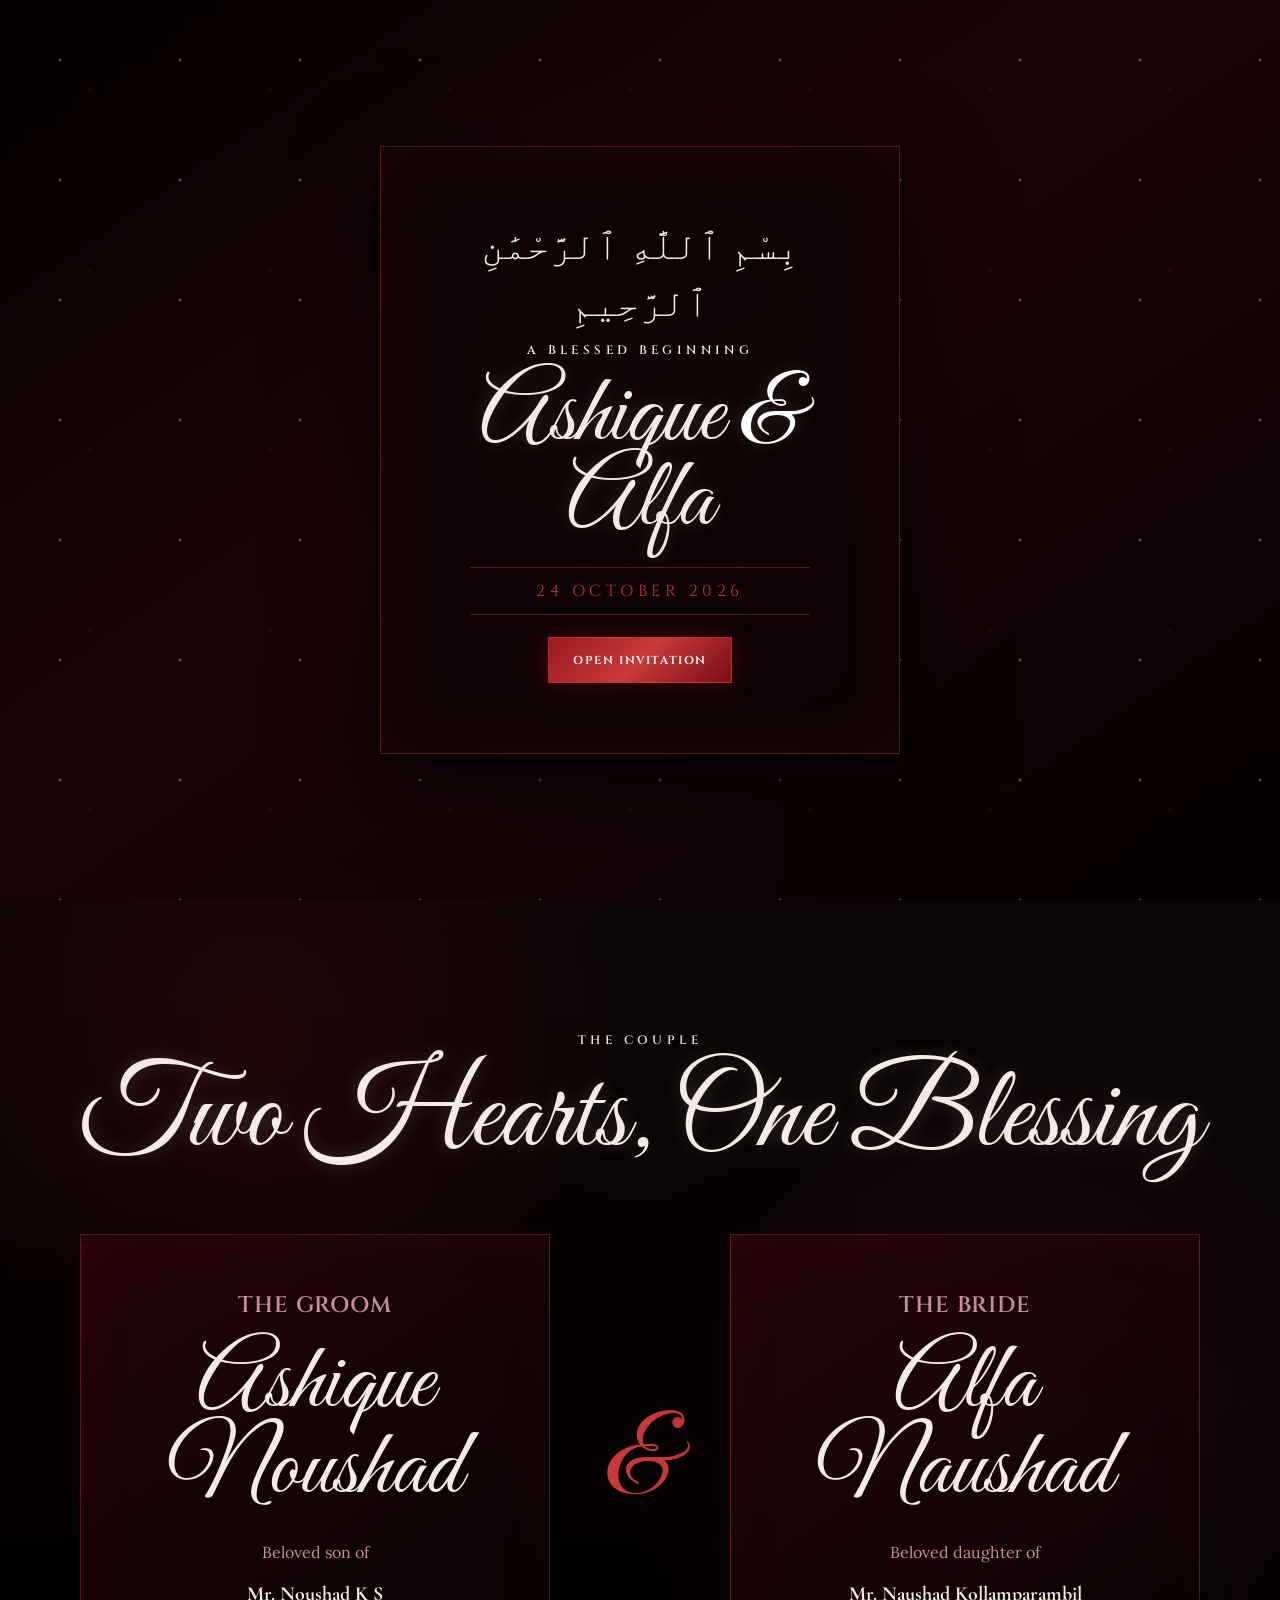
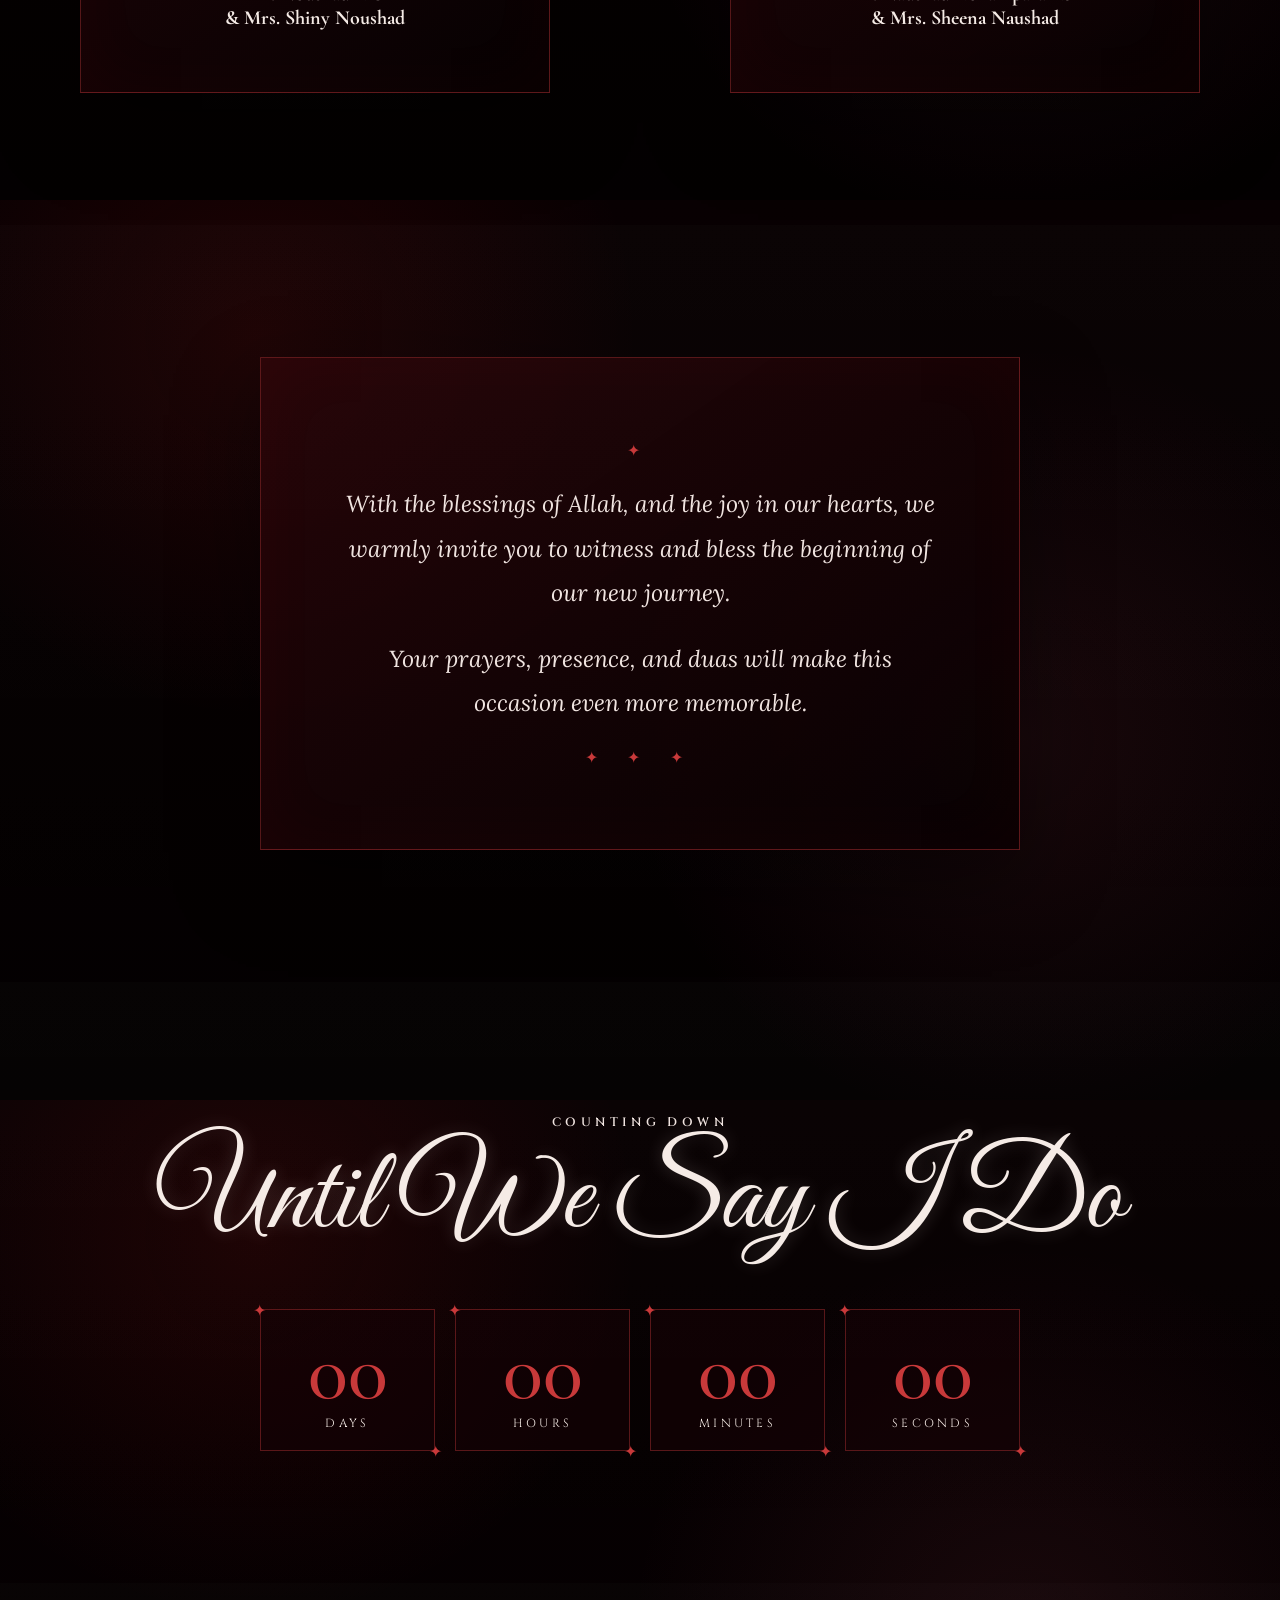
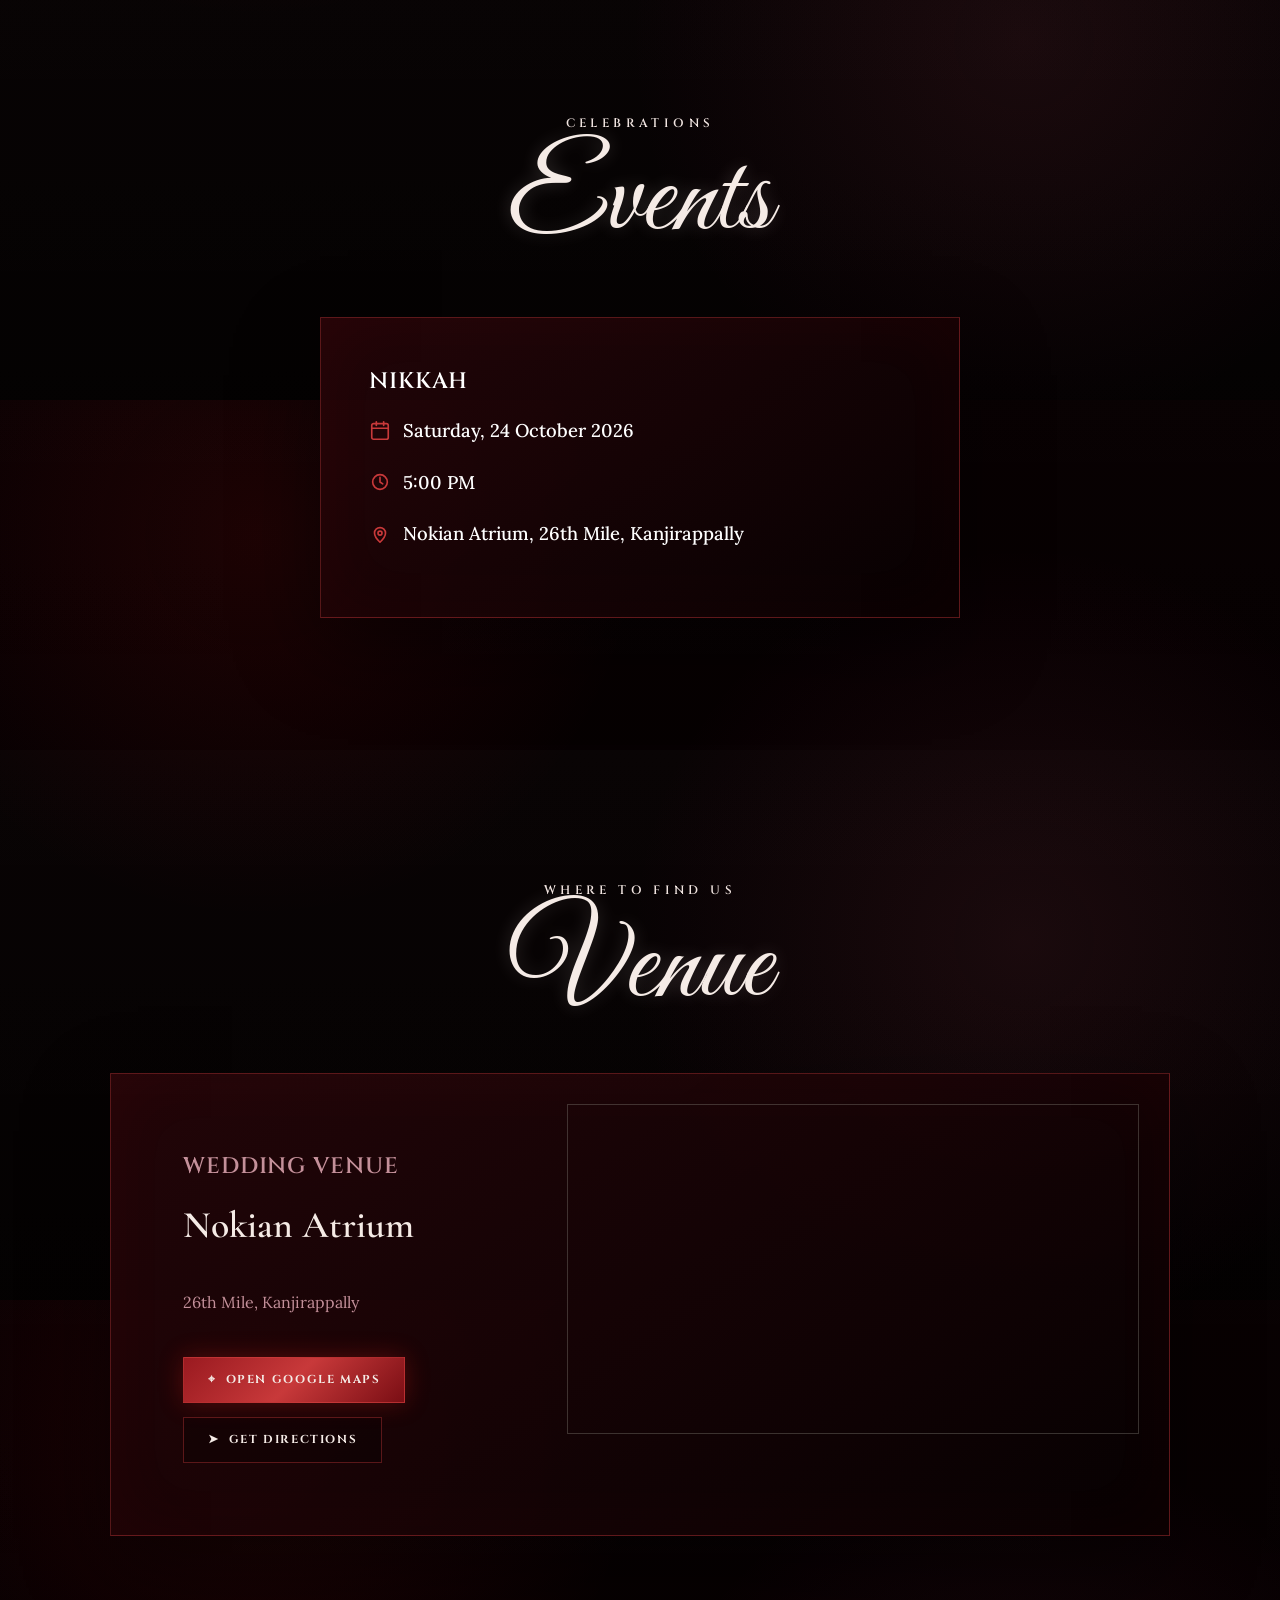
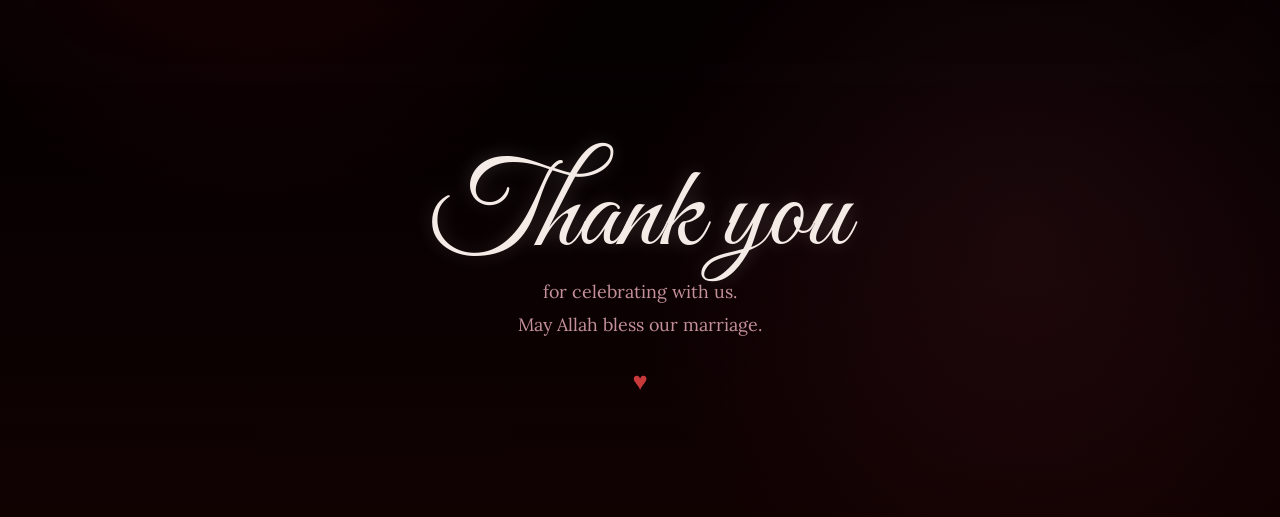
<file: index.html>
<!doctype html>
<html lang="en">

<head>
  <meta charset="UTF-8" />
  <meta name="viewport" content="width=device-width, initial-scale=1.0" />
  <meta name="theme-color" content="#090909" />
  <meta name="description"
    content="Wedding invitation for Ashique Noushad and Alfa Naushad. Nikkah on 24 October 2026 at 5:00 PM, Nokian Atrium, 26th Mile, Kanjirappally." />
  <title>Ashique &amp; Alfa | Wedding Invitation</title>
  <link rel="canonical" href="https://ashique-alfa.vercel.app/" />
  <link rel="image_src" href="https://ashique-alfa.vercel.app/og.jpg" />

  <!-- Open Graph / WhatsApp / Facebook -->
  <meta property="og:type" content="website" />
  <meta property="og:url" content="https://ashique-alfa.vercel.app/" />
  <meta property="og:site_name" content="Ashique &amp; Alfa" />
  <meta property="og:title" content="Ashique &amp; Alfa | Wedding Invitation" />
  <meta property="og:description"
    content="Wedding invitation for Ashique Noushad and Alfa Naushad. Nikkah on 24 October 2026 at 5:00 PM, Nokian Atrium, 26th Mile, Kanjirappally." />
  <meta property="og:image" content="https://ashique-alfa.vercel.app/og.jpg" />
  <meta property="og:image:secure_url" content="https://ashique-alfa.vercel.app/og.jpg" />
  <meta property="og:image:type" content="image/jpeg" />
  <meta property="og:image:width" content="1200" />
  <meta property="og:image:height" content="630" />
  <meta property="og:image:alt" content="Ashique &amp; Alfa Wedding Invitation" />

  <!-- Twitter -->
  <meta property="twitter:card" content="summary_large_image" />
  <meta property="twitter:url" content="https://ashique-alfa.vercel.app/" />
  <meta property="twitter:title" content="Ashique &amp; Alfa | Wedding Invitation" />
  <meta property="twitter:description"
    content="Wedding invitation for Ashique Noushad and Alfa Naushad. Nikkah on 24 October 2026 at 5:00 PM, Nokian Atrium, 26th Mile, Kanjirappally." />
  <meta property="twitter:image" content="https://ashique-alfa.vercel.app/og.jpg" />
  <link rel="preconnect" href="https://fonts.googleapis.com" />
  <link rel="preconnect" href="https://fonts.gstatic.com" crossorigin />
  <link
    href="https://fonts.googleapis.com/css2?family=Cinzel:wght@400;500;600;700&family=Cormorant+Garamond:ital,wght@0,400;0,500;0,600;1,500&family=Great+Vibes&family=Lora:ital,wght@0,400;0,500;1,400&display=swap"
    rel="stylesheet" />
  <link rel="stylesheet" href="./styles.css" />
</head>

<body class="locked">
  <div class="scroll-progress" aria-hidden="true"></div>
  <div class="cursor-glow" aria-hidden="true"></div>

  <main class="site" id="site">
    <section class="envelope-screen" aria-label="Open invitation">
      <div class="ambient-particles" aria-hidden="true"></div>
      <div class="letter-wrap">
        <div class="letter-card">
          <p class="arabic" lang="ar">بِسْمِ ٱللَّٰهِ ٱلرَّحْمَٰنِ ٱلرَّحِيمِ</p>
          <p class="overline">A blessed beginning</p>
          <h1>Ashique <span style="color:#ffffff !important; -webkit-text-fill-color:#ffffff !important;">&amp;</span>
            Alfa</h1>
          <p class="letter-date">24 October 2026</p>
          <button class="gold-button" id="openInvitation" type="button" onclick="playAudio()">Open Invitation</button>
        </div>
      </div>
    </section>

    <section class="hero" id="hero">
      <div class="corner top-left" aria-hidden="true"></div>
      <div class="corner top-right" aria-hidden="true"></div>
      <div class="corner bottom-left" aria-hidden="true"></div>
      <div class="corner bottom-right" aria-hidden="true"></div>
      <div class="smoke" aria-hidden="true"></div>
      <div class="ambient-particles" aria-hidden="true"></div>
      <div class="hero-content">
        <p class="arabic" lang="ar">بِسْمِ ٱللَّٰهِ ٱلرَّحْمَٰنِ ٱلرَّحِيمِ</p>
        <p class="translation">In the Name of Allah, the Most Compassionate, the Most Merciful</p>
        <div class="ornament" aria-hidden="true">✦ ✦ ✦</div>
        <p class="quote">"And We created you in pairs"</p>

        <h2><span class="name-line">Ashique</span><span class="amp">&</span><span class="name-line">Alfa</span></h2>
        <p class="hero-date">24 October 2026</p>
      </div>
    </section>

    <section class="section couple reveal">
      <p class="overline">The Couple</p>
      <h2>Two Hearts, One Blessing</h2>
      <div class="couple-grid">
        <article class="lux-card">
          <p class="card-kicker">The Groom</p>
          <h3>Ashique Noushad</h3>
          <p>Beloved son of</p>
          <strong>Mr. Noushad K S<br />& Mrs. Shiny Noushad</strong>
        </article>
        <div class="ampersand" aria-hidden="true">&</div>
        <article class="lux-card">
          <p class="card-kicker">The Bride</p>
          <h3>Alfa Naushad</h3>
          <p>Beloved daughter of</p>
          <strong>Mr. Naushad Kollamparambil<br />& Mrs. Sheena Naushad</strong>
        </article>
      </div>
    </section>

    <section class="section reveal">
      <article class="message-card">
        <div class="star" aria-hidden="true">✦</div>
        <p>
          With the blessings of Allah, and the joy in our hearts, we warmly invite you to witness and bless the
          beginning of our new journey.
        </p>
        <p>Your prayers, presence, and duas will make this occasion even more memorable.</p>
        <div class="ornament" aria-hidden="true">✦ ✦ ✦</div>
      </article>
    </section>

    <section class="section countdown reveal">
      <p class="overline">Counting Down</p>
      <h2>Until We Say I Do</h2>
      <div class="count-grid" aria-label="Countdown to the wedding">
        <div class="count-box">
          <strong id="days">00</strong>
          <span>Days</span>
        </div>
        <div class="count-box">
          <strong id="hours">00</strong>
          <span>Hours</span>
        </div>
        <div class="count-box">
          <strong id="minutes">00</strong>
          <span>Minutes</span>
        </div>
        <div class="count-box">
          <strong id="seconds">00</strong>
          <span>Seconds</span>
        </div>
      </div>
    </section>

    <section class="section reveal">
      <p class="overline">Celebrations</p>
      <h2>Events</h2>
      <div class="events-grid">
        <article class="event-card">
          <p class="card-kicker">Nikkah</p>
          <p>
            <span class="icon" aria-hidden="true">
              <svg viewBox="0 0 24 24" fill="none" stroke="currentColor" stroke-width="1.8" stroke-linecap="round"
                stroke-linejoin="round">
                <rect x="3" y="4" width="18" height="17" rx="2"></rect>
                <path d="M3 9h18"></path>
                <path d="M8 2v4"></path>
                <path d="M16 2v4"></path>
              </svg>
            </span>
            Saturday, 24 October 2026
          </p>
          <p>
            <span class="icon" aria-hidden="true">
              <svg viewBox="0 0 24 24" fill="none" stroke="currentColor" stroke-width="1.8" stroke-linecap="round"
                stroke-linejoin="round">
                <circle cx="12" cy="12" r="8"></circle>
                <path d="M12 7v5l3 2"></path>
              </svg>
            </span>
            5:00 PM
          </p>
          <p>
            <span class="icon" aria-hidden="true">
              <svg viewBox="0 0 24 24" fill="none" stroke="currentColor" stroke-width="1.8" stroke-linecap="round"
                stroke-linejoin="round">
                <path d="M12 21s6-5.4 6-10a6 6 0 1 0-12 0c0 4.6 6 10 6 10Z"></path>
                <circle cx="12" cy="11" r="2.2"></circle>
              </svg>
            </span>
            Nokian Atrium, 26th Mile, Kanjirappally
          </p>
        </article>
      </div>
    </section>

    <section class="section venue reveal">
      <p class="overline">Where To Find Us</p>
      <h2>Venue</h2>
      <article class="venue-card">
        <div>
          <p class="card-kicker">Wedding Venue</p>
          <h3>Nokian Atrium</h3>
          <p>26th Mile, Kanjirappally</p>
          <div class="button-row">
            <a class="gold-button" href="https://www.google.com/maps/search/?api=1&amp;query=Nokian+Atrium+26th+Mile+Kanjirappally" target="_blank"
              rel="noreferrer">
              <span aria-hidden="true">⌖</span> Open Google Maps
            </a>
            <a class="outline-button" href="https://www.google.com/maps/search/?api=1&amp;query=Nokian+Atrium+26th+Mile+Kanjirappally" target="_blank"
              rel="noreferrer">
              <span aria-hidden="true">➤</span> Get Directions
            </a>
          </div>
        </div>
        <iframe title="Nokian Atrium map"
          src="https://www.google.com/maps?q=Nokian%20Atrium%2026th%20Mile%20Kanjirappally&output=embed" loading="lazy"
          referrerpolicy="no-referrer-when-downgrade"></iframe>
      </article>
    </section>

    <footer class="footer reveal">
      <h2>Thank you</h2>
      <p>for celebrating with us.</p>
      <p>May Allah bless our marriage.</p>
      <span aria-hidden="true">♥</span>
    </footer>
  </main>

  <!-- Background Music -->
  <audio id="bgMusic" loop preload="auto">
    <source src="bi saraha.mp3" type="audio/mpeg" />
    <source src="bi%20saraha.mp3" type="audio/mpeg" />
  </audio>

  <!-- Floating Music Toggle Button -->
  <button id="musicControl" class="music-control-btn" aria-label="Toggle music" type="button">
    <div class="music-note-icon">
      <svg viewBox="0 0 24 24" fill="none" stroke="currentColor" stroke-width="2" stroke-linecap="round"
        stroke-linejoin="round">
        <path d="M9 18V5l12-2v13"></path>
        <circle cx="6" cy="18" r="3"></circle>
        <circle cx="18" cy="16" r="3"></circle>
      </svg>
    </div>
  </button>

  <script src="./script.js"></script>
</body>

</html>
</file>
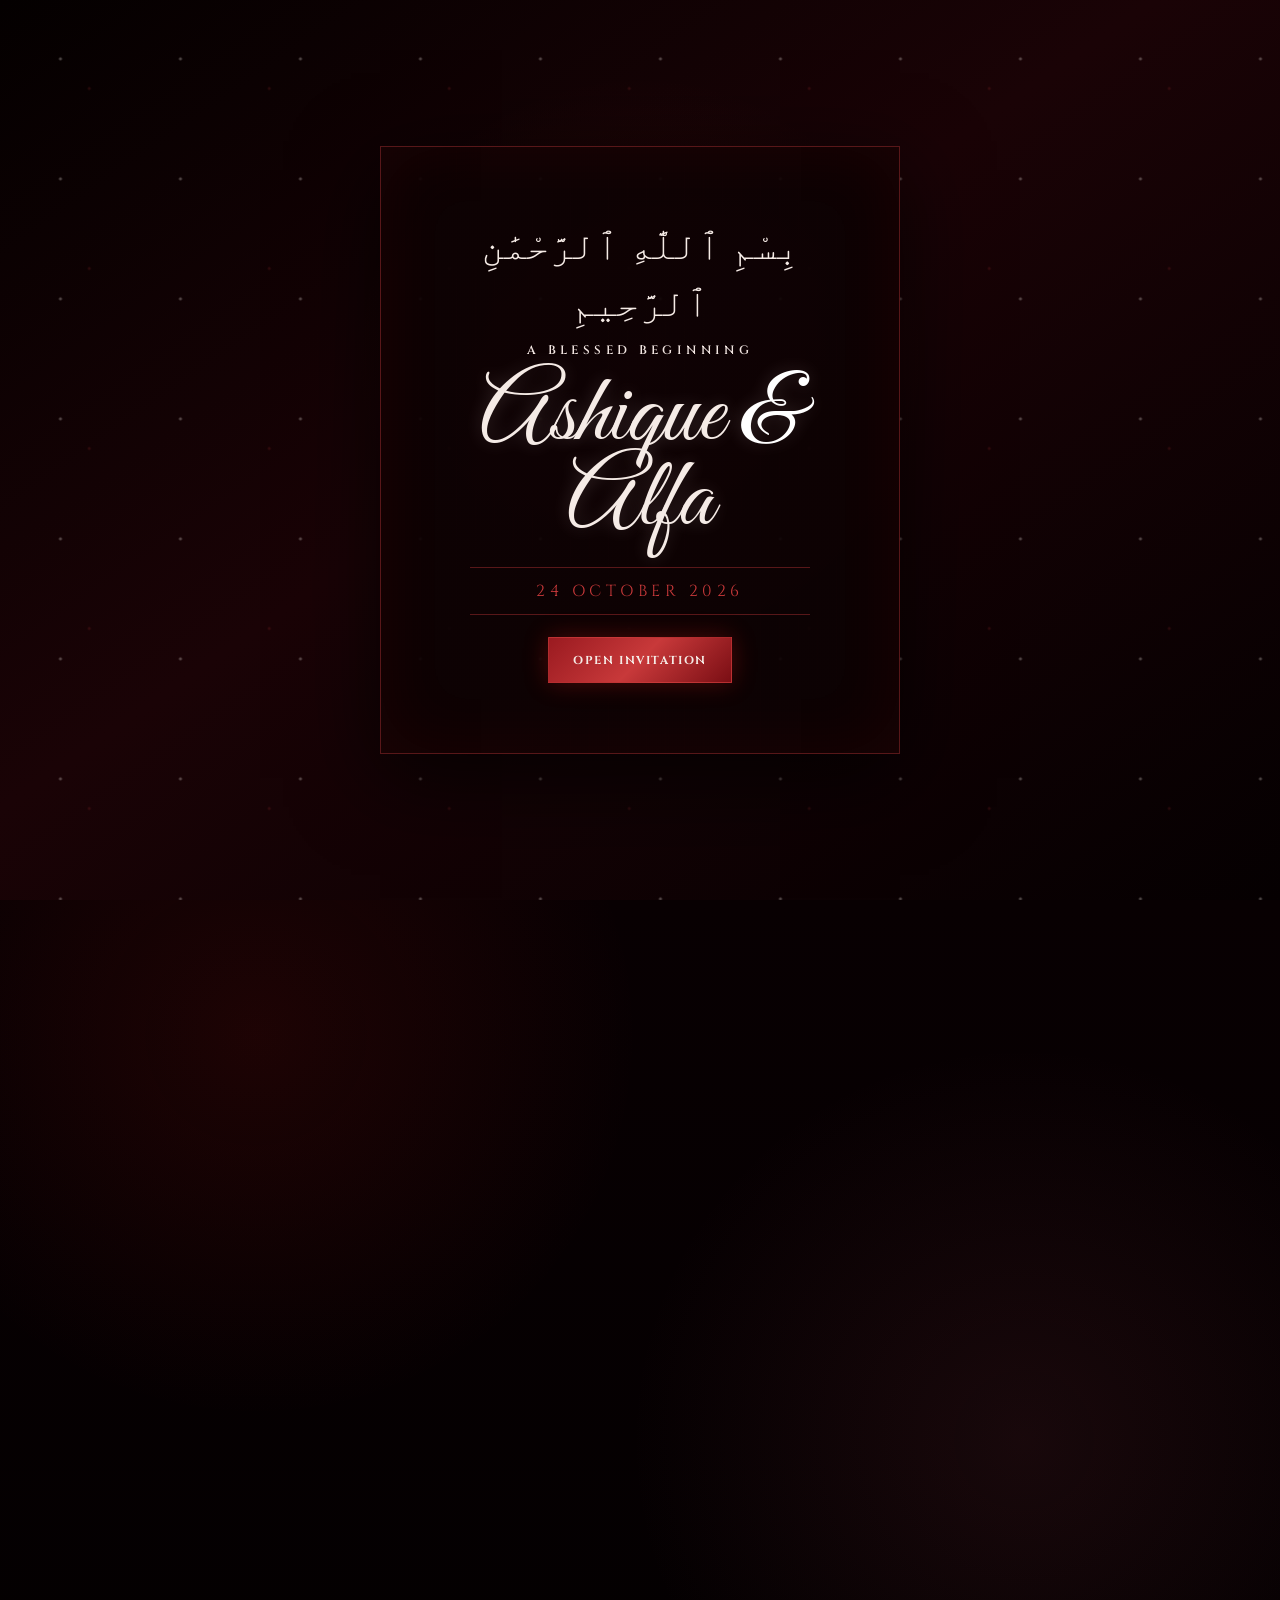
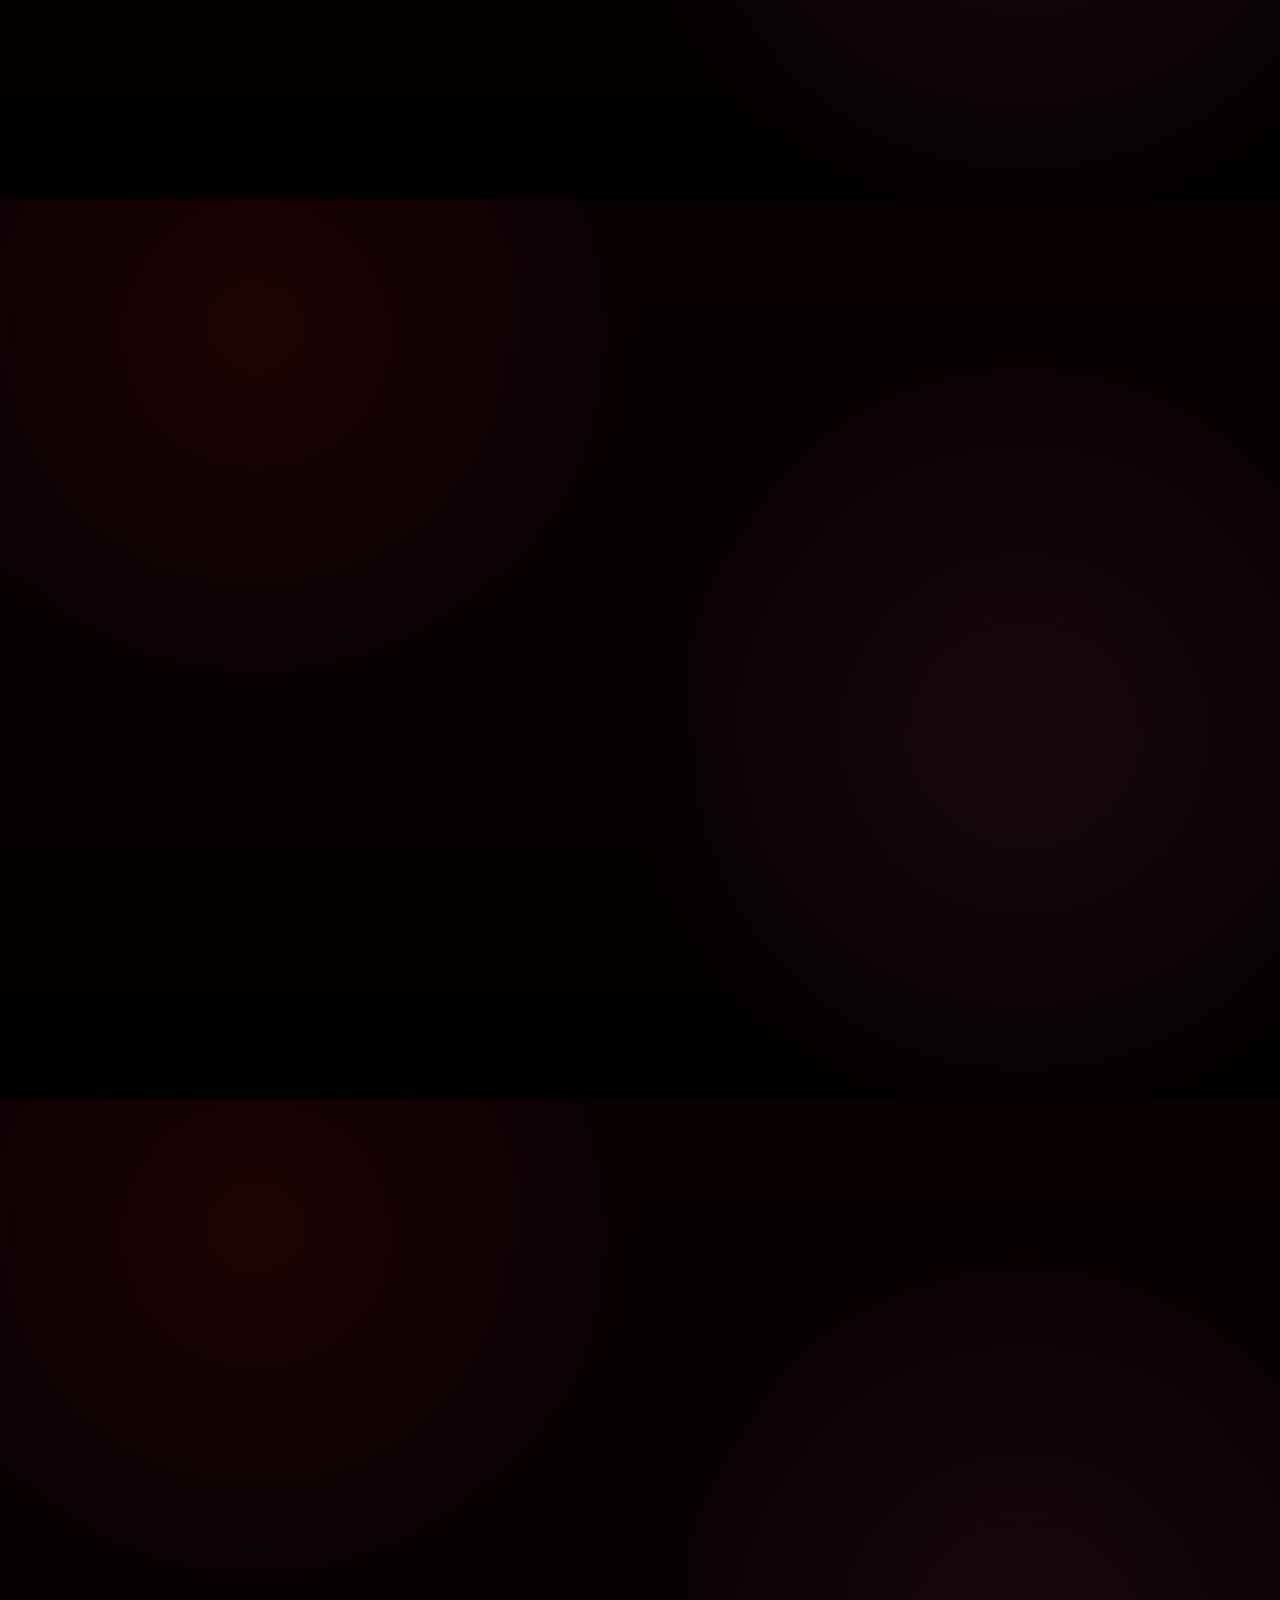
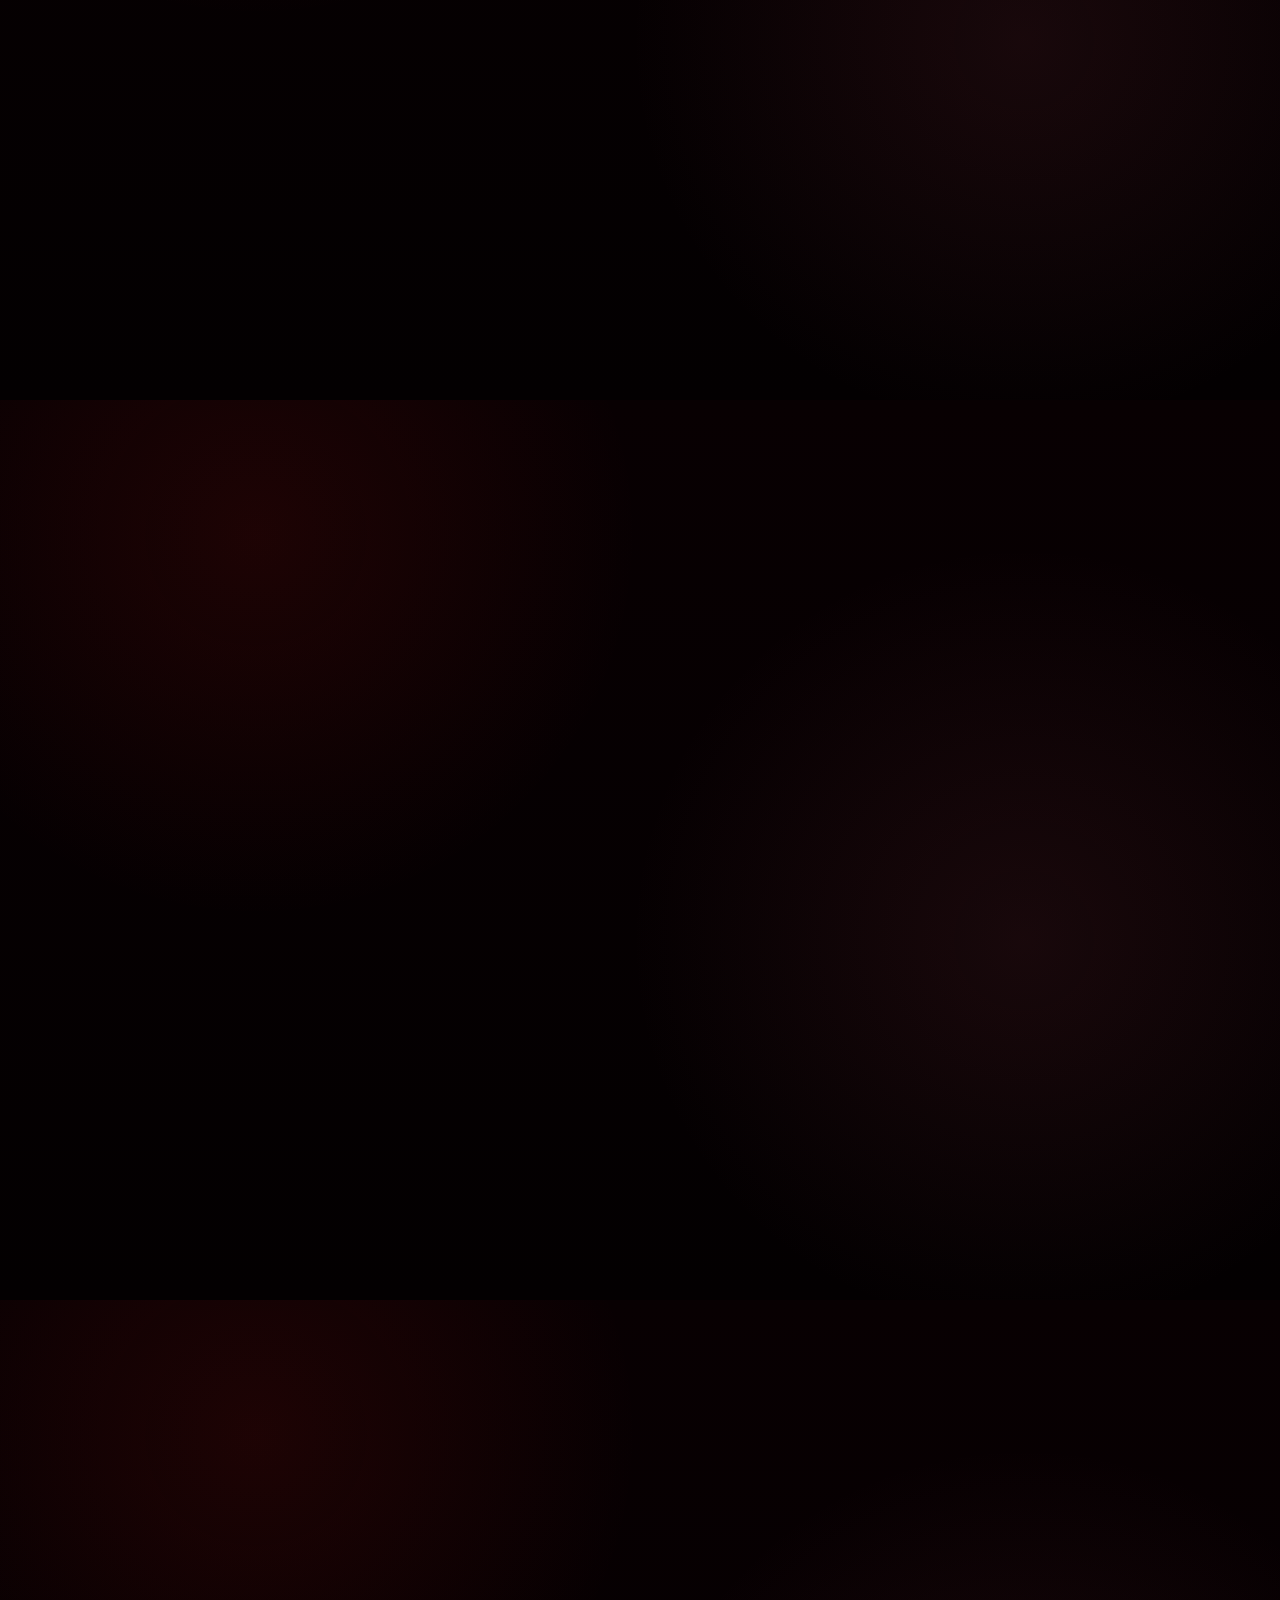
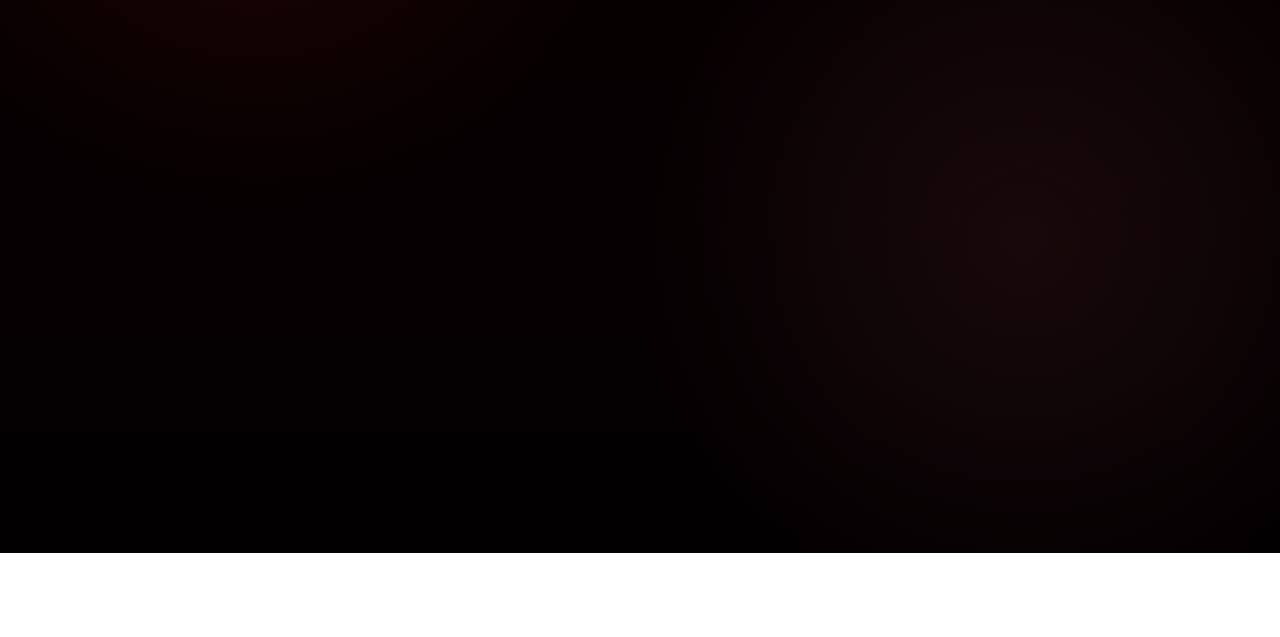
<file: invitation.html>
<!doctype html>
<html lang="en">
  <head>
    <meta charset="UTF-8" />
    <meta name="viewport" content="width=device-width, initial-scale=1.0" />
    <meta http-equiv="refresh" content="0; url=./index.html" />
    <title>Ashique &amp; Alfa | Wedding Invitation</title>
    <meta property="og:type" content="website" />
    <meta property="og:url" content="https://ashique-alfa.vercel.app/" />
    <meta property="og:title" content="Ashique &amp; Alfa | Wedding Invitation" />
    <meta property="og:description"
      content="Wedding invitation for Ashique Noushad and Alfa Naushad. Nikkah on 24 October 2026 at 5:00 PM, Nokian Atrium, 26th Mile, Kanjirappally." />
    <meta property="og:image" content="https://ashique-alfa.vercel.app/og.jpg" />
    <meta property="og:image:secure_url" content="https://ashique-alfa.vercel.app/og.jpg" />
    <meta property="og:image:type" content="image/jpeg" />
    <meta property="og:image:width" content="1200" />
    <meta property="og:image:height" content="630" />
    <meta property="twitter:card" content="summary_large_image" />
    <meta property="twitter:image" content="https://ashique-alfa.vercel.app/og.jpg" />
  </head>
  <body>
    <p><a href="./index.html">Open Ashique &amp; Alfa Wedding Invitation</a></p>
  </body>
</html>
</file>
<file: styles.css>
:root {
  --bg: #030001;
  --panel: rgba(42, 6, 10, 0.82);
  --panel-soft: rgba(20, 3, 6, 0.90);
  --gold: #C8393A;
  --gold-soft: #F5EBE6;
  --text: #F0E4E0;
  --muted: #C4909A;
  --line: rgba(200, 57, 58, 0.40);
}

* {
  box-sizing: border-box;
}

html {
  scroll-behavior: smooth;
}

body {
  margin: 0;
  min-width: 320px;
  color: var(--text);
  background:
    radial-gradient(circle at 20% 15%, rgba(230, 33, 23, 0.10), transparent 30%),
    radial-gradient(circle at 80% 60%, rgba(168, 67, 80, 0.12), transparent 34%),
    linear-gradient(180deg, #080002 0%, #030001 100%);
  font-family: "Lora", serif;
  overflow-x: hidden;
}

a {
  color: inherit;
  text-decoration: none;
}

button {
  font: inherit;
}

.scroll-progress {
  position: fixed;
  z-index: 20;
  top: 0;
  left: 0;
  width: 0;
  height: 3px;
  background: linear-gradient(90deg, #3A080C, #A84350, #E62117);
  box-shadow: 0 0 18px rgba(230, 33, 23, 0.65);
}

.cursor-glow {
  position: fixed;
  z-index: -1;
  inset: auto 12% 18% auto;
  width: 36vw;
  max-width: 520px;
  aspect-ratio: 1;
  border-radius: 50%;
  background: radial-gradient(circle, rgba(230, 33, 23, 0.10), transparent 66%);
  filter: blur(12px);
  animation: breathe 8s ease-in-out infinite;
}

.site {
  isolation: isolate;
}

body.locked {
  height: 100vh;
  overflow: hidden;
}

.hero {
  position: relative;
  display: grid;
  min-height: 100svh;
  place-items: center;
  overflow: hidden;
}

.envelope-screen {
  position: fixed;
  inset: 0;
  z-index: 1000;
  display: grid;
  place-items: center;
  overflow: hidden;
  padding: 36px 18px;
  background:
    radial-gradient(circle at 50% 40%, rgba(230, 33, 23, 0.10), transparent 34%),
    linear-gradient(145deg, #040000, #1a0306 45%, #050001);
  transition: transform 1.2s cubic-bezier(0.77, 0, 0.175, 1), opacity 1.2s ease, visibility 1.2s;
}

.opened .envelope-screen {
  transform: translateY(-100%);
  opacity: 0;
  visibility: hidden;
  pointer-events: none;
}

.letter-wrap {
  position: relative;
  width: min(520px, 92vw);
  perspective: 1200px;
  transition: transform 0.8s ease, opacity 0.8s ease;
}

.opened .letter-wrap {
  opacity: 0;
  transform: translateY(-80px) scale(0.94);
  pointer-events: none;
}


.letter-card {
  position: relative;
  z-index: 2;
  padding: clamp(36px, 7vw, 70px) clamp(24px, 6vw, 58px);
  text-align: center;
  border: 1px solid var(--line);
  background:
    linear-gradient(rgba(12, 2, 3, 0.92), rgba(12, 2, 3, 0.92)),
    repeating-linear-gradient(90deg, transparent, transparent 18px, rgba(230, 33, 23, 0.03) 19px);
  box-shadow: 0 24px 80px rgba(0, 0, 0, 0.72), inset 0 0 70px rgba(230, 33, 23, 0.07);
}

.letter-card h1,
.hero h2,
.section h2,
.footer h2 {
  margin: 0;
  color: var(--gold-soft);
  font-family: "Great Vibes", cursive;
  font-weight: 400;
  text-shadow: 0 0 18px rgba(245, 235, 230, 0.20);
}

.letter-card h1 {
  font-size: clamp(3.2rem, 9vw, 6.2rem);
  line-height: 0.86;
}

.arabic {
  margin: 0 0 10px;
  color: var(--gold-soft);
  font-size: clamp(1.4rem, 4vw, 2.4rem);
  line-height: 1.5;
}

.overline,
.card-kicker {
  margin: 0 0 16px;
  color: var(--white);
  font-family: "Cinzel", serif;
  font-size: 0.76rem;
  font-weight: 600;
  letter-spacing: 0.36em;
  text-transform: uppercase;
}

.letter-date,
.hero-date {
  width: min(340px, 100%);
  margin: 22px auto;
  padding: 12px 0;
  border-top: 1px solid var(--line);
  border-bottom: 1px solid var(--line);
  font-family: "Cinzel", serif;
  letter-spacing: 0.28em;
  text-transform: uppercase;
}

.letter-date {
  color: var(--gold);
}

.hero-date {
  color: var(--muted);
  font-size: 0.78rem;
  letter-spacing: 0.18em;
}

.gold-button,
.outline-button {
  display: inline-flex;
  align-items: center;
  justify-content: center;
  min-height: 46px;
  padding: 0 24px;
  gap: 9px;
  border-radius: 0;
  cursor: pointer;
  font-family: "Cinzel", serif;
  font-size: 0.72rem;
  font-weight: 700;
  letter-spacing: 0.14em;
  text-transform: uppercase;
  transition: transform 0.24s ease, box-shadow 0.24s ease, border-color 0.24s ease;
}

.gold-button {
  color: #F5EBE6;
  border: 1px solid rgba(200, 57, 58, 0.60);
  background: linear-gradient(135deg, #9a1a20, #C8393A, #7a0e14);
  box-shadow: 0 0 24px rgba(230, 33, 23, 0.28);
}

.outline-button {
  color: var(--gold-soft);
  border: 1px solid var(--line);
  background: rgba(0, 0, 0, 0.28);
}

.gold-button:hover,
.outline-button:hover {
  transform: translateY(-2px);
  box-shadow: 0 12px 28px rgba(230, 33, 23, 0.22);
}

.hero {
  padding: 72px 18px;
  background:
    linear-gradient(180deg, rgba(3, 0, 1, 0.65) 0%, rgba(3, 0, 1, 0.38) 40%, rgba(3, 0, 1, 0.72) 80%, #030001 100%),
    radial-gradient(ellipse at 50% 60%, rgba(230, 33, 23, 0.12) 0%, transparent 55%),
    url('ashique.png') no-repeat center center;
  background-size: cover;
}

.smoke,
.ambient-particles {
  position: absolute;
  inset: 0;
  pointer-events: none;
}

.smoke {
  opacity: 0.7;
  background:
    radial-gradient(ellipse at 16% 58%, rgba(230, 33, 23, 0.07), transparent 28%),
    radial-gradient(ellipse at 26% 38%, rgba(168, 67, 80, 0.06), transparent 24%),
    linear-gradient(115deg, transparent 0 34%, rgba(255, 255, 255, 0.04), transparent 58%);
  filter: blur(18px);
  animation: drift 16s ease-in-out infinite alternate;
}

.ambient-particles {
  opacity: 0.36;
  background-image:
    radial-gradient(circle, rgba(245, 235, 230, 0.80) 0 1px, transparent 2px),
    radial-gradient(circle, rgba(200, 57, 58, 0.45) 0 1px, transparent 2px);
  background-size: 120px 120px, 180px 180px;
  animation: particles 38s linear infinite;
}

.hero-content {
  position: relative;
  z-index: 2;
  width: min(900px, 100%);
  text-align: center;
  animation: rise 1.2s ease both;
  text-shadow: 0 2px 14px rgba(0, 0, 0, 0.85);
}


.translation,
.quote,
.hero-note,
.message-card p {
  color: var(--text);
  font-style: italic;
  line-height: 1.9;
}

.translation {
  margin: 0 0 42px;
  color: var(--muted);
  font-family: "Cinzel", serif;
  font-size: 0.78rem;
  letter-spacing: 0.18em;
  text-transform: uppercase;
}

.ornament,
.star {
  color: var(--gold);
  letter-spacing: 0.8em;
}

.hero h2 {
  margin-top: 18px;
  font-size: clamp(3.6rem, 10vw, 6.8rem);
  line-height: 1;
}

.hero h2 .name-line {
  display: block;
  line-height: 0.95;
}

.hero h2 .amp {
  display: block;
  color: #ffffff;
  -webkit-text-fill-color: #ffffff;
  font-family: "Cormorant Garamond", serif;
  font-size: 0.52em;
  line-height: 0.9;
  text-shadow: 0 0 28px rgba(255, 255, 255, 0.30);
  margin: 0.05em 0;
}


.hero-note {
  max-width: 520px;
  margin: 0 auto;
  color: var(--muted);
}

.corner {
  position: absolute;
  z-index: 3;
  width: 38px;
  height: 38px;
  border-color: var(--gold);
  opacity: 0.88;
}

.top-left {
  top: 20px;
  left: 20px;
  border-top: 1px solid;
  border-left: 1px solid;
}

.top-right {
  top: 20px;
  right: 20px;
  border-top: 1px solid;
  border-right: 1px solid;
}

.bottom-left {
  bottom: 20px;
  left: 20px;
  border-bottom: 1px solid;
  border-left: 1px solid;
}

.bottom-right {
  right: 20px;
  bottom: 20px;
  border-right: 1px solid;
  border-bottom: 1px solid;
}

.section {
  position: relative;
  padding: clamp(72px, 12vw, 132px) clamp(18px, 5vw, 72px);
  text-align: center;
  background: linear-gradient(180deg, rgba(255, 255, 255, 0.015), transparent);
}

.section h2,
.footer h2 {
  font-size: clamp(3.8rem, 10vw, 7.4rem);
  line-height: 0.9;
}

.couple-grid,
.events-grid {
  display: grid;
  grid-template-columns: minmax(0, 1fr) auto minmax(0, 1fr);
  gap: clamp(22px, 5vw, 56px);
  align-items: center;
  width: min(1120px, 100%);
  margin: 62px auto 0;
}

.events-grid {
  grid-template-columns: minmax(0, 640px);
  justify-content: center;
}

.lux-card,
.event-card,
.message-card,
.venue-card {
  border: 1px solid var(--line);
  background: linear-gradient(145deg, var(--panel), rgba(6, 1, 2, 0.86));
  box-shadow: inset 0 0 70px rgba(230, 33, 23, 0.04), 0 30px 80px rgba(0, 0, 0, 0.42);
}

.lux-card {
  min-height: 278px;
  padding: clamp(28px, 5vw, 50px);
}

.lux-card h3,
.event-card h3 {
  margin: 0 0 24px;
  color: var(--gold-soft);
  font-family: "Great Vibes", cursive;
  font-size: clamp(3.6rem, 8vw, 6rem);
  font-weight: 400;
  line-height: 0.9;
}

.venue-card h3 {
  margin: 0 0 24px;
  color: var(--gold-soft);
  font-family: "Cormorant Garamond", serif;
  font-size: clamp(1.8rem, 4vw, 2.35rem);
  font-weight: 600;
  line-height: 1.2;
}

.lux-card p,
.lux-card span,
.venue-card p {
  color: var(--muted);
  line-height: 1.8;
}

.lux-card strong {
  display: block;
  margin: 10px 0 12px;
  color: var(--gold-soft);
  font-family: "Cormorant Garamond", serif;
  font-size: 1.25rem;
}

.ampersand {
  color: var(--gold);
  font-family: "Great Vibes", cursive;
  font-size: clamp(4rem, 9vw, 7rem);
}

.message-card {
  width: min(760px, 100%);
  margin: 0 auto;
  padding: clamp(42px, 8vw, 82px);
}

.message-card p {
  max-width: 610px;
  margin: 22px auto;
  font-size: clamp(1.05rem, 2vw, 1.45rem);
}

.count-grid {
  display: grid;
  grid-template-columns: repeat(4, minmax(130px, 1fr));
  gap: 20px;
  width: min(760px, 100%);
  margin: 56px auto 0;
}

.count-box {
  position: relative;
  display: grid;
  min-height: 142px;
  place-items: center;
  padding: 18px;
  border: 1px solid var(--line);
  background: rgba(20, 3, 6, 0.65);
}

.count-box::before,
.count-box::after {
  position: absolute;
  color: var(--gold);
  content: "✦";
}

.count-box::before {
  top: -10px;
  left: -8px;
}

.count-box::after {
  right: -8px;
  bottom: -11px;
}

.count-box strong {
  color: var(--gold);
  font-family: "Cormorant Garamond", serif;
  font-size: clamp(3.2rem, 7vw, 5.2rem);
  font-weight: 500;
  line-height: 1;
}

.count-box span {
  color: var(--gold-soft);
  font-family: "Cinzel", serif;
  font-size: 0.74rem;
  letter-spacing: 0.28em;
  text-transform: uppercase;
}

.event-card {
  padding: clamp(28px, 5vw, 48px);
  text-align: left;
}

.card-kicker {
  color: #ffffff;
  font-size: 1.4rem;
  font-weight: 600;
  letter-spacing: 0.04em;
  margin-bottom: 16px;
}

.event-card p:not(.card-kicker) {
  display: flex;
  align-items: center;
  gap: 12px;
  color: #ffffff;
  font-size: 1.15rem;
  font-weight: 500;
  line-height: 1.8;
}

.icon {
  display: inline-flex;
  flex: 0 0 auto;
  width: 22px;
  height: 22px;
  color: var(--gold);
}

.icon svg {
  display: block;
  width: 100%;
  height: 100%;
}

.venue-card {
  display: grid;
  grid-template-columns: 0.82fr 1.18fr;
  gap: 28px;
  width: min(1060px, 100%);
  margin: 52px auto 0;
  padding: clamp(18px, 3vw, 30px);
  text-align: left;
}

.venue-card>div {
  display: grid;
  align-content: center;
  padding: clamp(20px, 4vw, 42px);
}

.button-row {
  display: flex;
  flex-wrap: wrap;
  gap: 14px;
  margin-top: 24px;
}

iframe {
  width: 100%;
  min-height: 330px;
  border: 1px solid var(--line);
  filter: grayscale(1) invert(0.92) contrast(0.9) brightness(0.72) sepia(0.28);
}

.footer {
  padding: 96px 18px 120px;
  text-align: center;
  background: linear-gradient(180deg, transparent, rgba(230, 33, 23, 0.06));
}

.footer p {
  margin: 10px 0;
  color: var(--muted);
  font-size: 1.12rem;
}

/* Gallery */
.gallery {
  padding: clamp(48px, 10vw, 96px) clamp(18px, 5vw, 72px);
  text-align: center;
  background: linear-gradient(180deg, rgba(0, 0, 0, 0.02), transparent);
}

.gallery-grid {
  display: grid;
  grid-template-columns: repeat(auto-fit, minmax(240px, 1fr));
  gap: clamp(18px, 4vw, 32px);
  width: min(1120px, 100%);
  margin: 42px auto 0;
}

.gallery-card {
  overflow: hidden;
  border: 1px solid var(--line);
  background: linear-gradient(145deg, rgba(20, 4, 6, 0.65), rgba(12, 2, 4, 0.65));
  box-shadow: 0 20px 60px rgba(0, 0, 0, 0.45);
  display: grid;
}

.gallery-img {
  width: 100%;
  height: auto;
  display: block;
  object-fit: cover;
  aspect-ratio: 3/4;
}

.gallery-card figcaption {
  padding: 12px 16px;
  color: var(--muted);
  font-family: "Cinzel", serif;
  font-size: 0.92rem;
  text-align: center;
}

/* Ensure image fits theme contrast */
.gallery-img {
  filter: grayscale(0.02) contrast(0.92) brightness(0.9);
}

.footer span {
  display: inline-block;
  margin-top: 18px;
  color: var(--gold);
  font-size: 1.6rem;
}

.reveal {
  opacity: 0;
  transform: translateY(36px);
  transition: opacity 0.8s ease, transform 0.8s ease;
}

.reveal.is-visible {
  opacity: 1;
  transform: translateY(0);
}

@keyframes particles {
  from {
    background-position: 0 0, 0 0;
  }

  to {
    background-position: 220px -520px, -340px -680px;
  }
}

@keyframes drift {
  from {
    transform: translateX(-2%) scale(1);
  }

  to {
    transform: translateX(3%) scale(1.08);
  }
}


@keyframes rise {
  from {
    opacity: 0;
    transform: translateY(34px) scale(0.98);
  }

  to {
    opacity: 1;
    transform: translateY(0) scale(1);
  }
}

@keyframes breathe {

  0%,
  100% {
    opacity: 0.46;
    transform: scale(1);
  }

  50% {
    opacity: 0.82;
    transform: scale(1.12);
  }
}

@media (max-width: 860px) {

  .couple-grid,
  .events-grid,
  .venue-card {
    grid-template-columns: 1fr;
  }

  .ampersand {
    margin: -10px 0;
    line-height: 0.7;
  }

  .count-grid {
    grid-template-columns: repeat(2, minmax(0, 1fr));
  }

  .translation {
    letter-spacing: 0.12em;
  }
}

@media (max-width: 520px) {
  .section {
    padding-inline: 16px;
  }

  .letter-card {
    padding-inline: 20px;
  }

  .hero {
    min-height: 104svh;
  }

  .count-grid {
    gap: 14px;
  }

  .count-box {
    min-height: 118px;
  }

  .button-row,
  .gold-button,
  .outline-button {
    width: 100%;
  }

  iframe {
    min-height: 260px;
  }
}

/* Music Control Button */
.music-control-btn {
  position: fixed;
  bottom: 24px;
  right: 24px;
  width: 54px;
  height: 54px;
  border-radius: 50%;
  border: 2px solid var(--gold);
  background: rgba(42, 6, 10, 0.92);
  color: var(--gold);
  display: inline-flex;
  align-items: center;
  justify-content: center;
  cursor: pointer;
  z-index: 999;
  opacity: 0;
  visibility: hidden;
  transform: scale(0.8);
  transition: opacity 0.6s cubic-bezier(0.16, 1, 0.3, 1),
    transform 0.6s cubic-bezier(0.16, 1, 0.3, 1),
    visibility 0.6s,
    background-color 0.3s ease,
    border-color 0.3s ease,
    box-shadow 0.3s ease;
  box-shadow: 0 8px 32px rgba(0, 0, 0, 0.5), 0 0 15px rgba(230, 33, 23, 0.18);
  padding: 0;
  outline: none;
}

body:not(.locked) .music-control-btn,
.music-control-btn.visible {
  opacity: 1;
  visibility: visible;
  transform: scale(1);
}

.music-control-btn:hover {
  background: rgba(230, 33, 23, 0.18);
  border-color: var(--gold-soft);
  color: var(--gold-soft);
  box-shadow: 0 8px 32px rgba(0, 0, 0, 0.6), 0 0 25px rgba(230, 33, 23, 0.40);
  transform: scale(1.05);
}

.music-control-btn:active {
  transform: scale(0.95);
}

.music-note-icon {
  width: 22px;
  height: 22px;
  display: flex;
  align-items: center;
  justify-content: center;
  animation: spinMusic 12s linear infinite;
  transition: transform 0.3s ease;
}

.music-note-icon svg {
  width: 100%;
  height: 100%;
  display: block;
}

.music-control-btn.paused .music-note-icon {
  animation-play-state: paused;
}

.music-control-btn::after {
  content: "";
  position: absolute;
  top: 15%;
  left: 50%;
  width: 2.5px;
  height: 70%;
  background-color: var(--gold);
  transform: translateX(-50%) rotate(45deg) scaleY(0);
  transform-origin: center;
  transition: transform 0.3s cubic-bezier(0.16, 1, 0.3, 1), background-color 0.3s ease;
  pointer-events: none;
}

.music-control-btn.paused::after {
  transform: translateX(-50%) rotate(45deg) scaleY(1);
}

.music-control-btn:hover::after {
  background-color: var(--gold-soft);
}

@keyframes spinMusic {
  from {
    transform: rotate(0deg);
  }

  to {
    transform: rotate(360deg);
  }
}

@media (max-width: 520px) {
  .music-control-btn {
    bottom: 16px;
    right: 16px;
    width: 46px;
    height: 46px;
  }

  .music-note-icon {
    width: 18px;
    height: 18px;
  }
}
</file>
